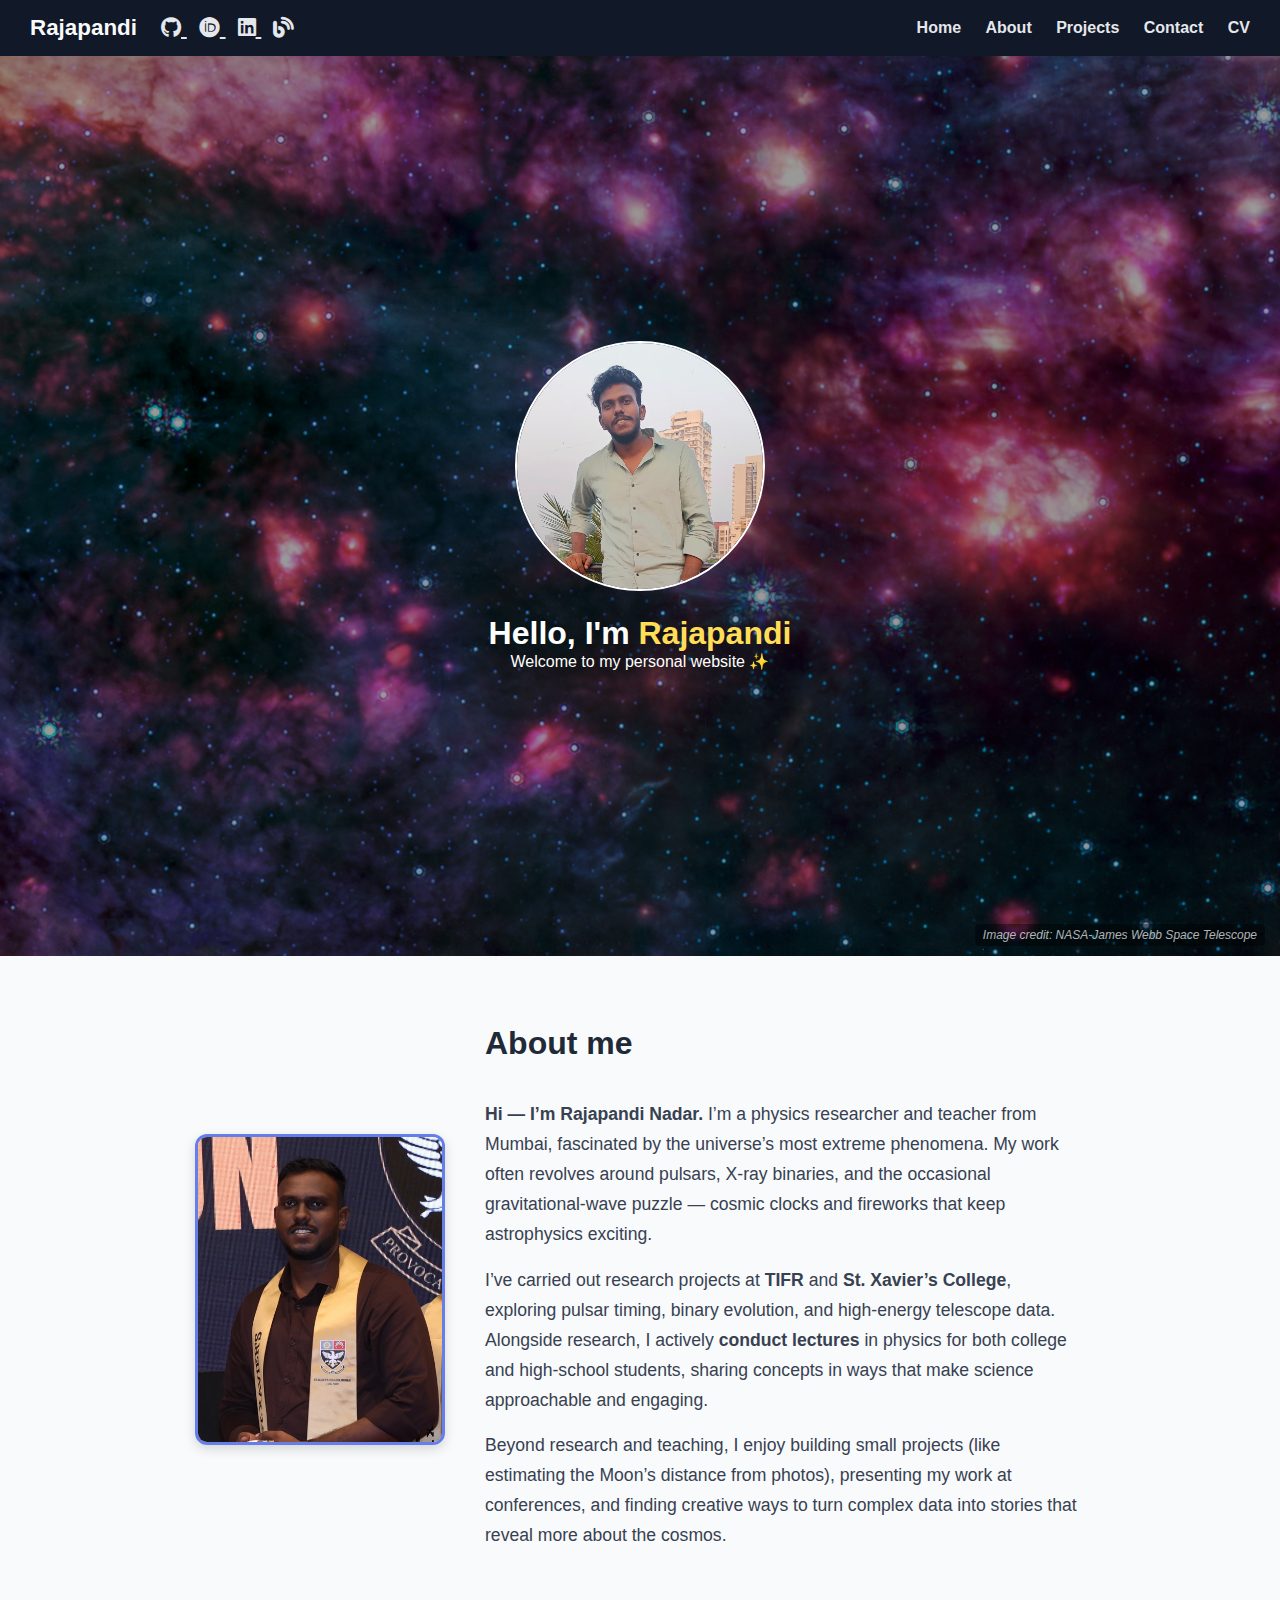
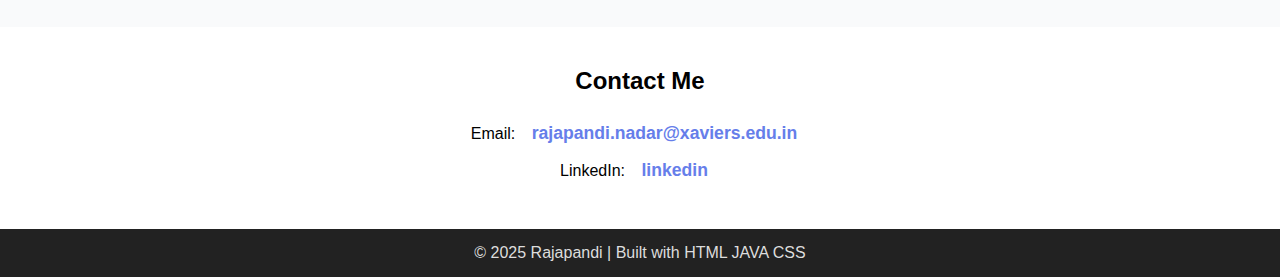
<file: index.html>
<!DOCTYPE html>
<html lang="en">
<link rel="stylesheet" href="https://cdnjs.cloudflare.com/ajax/libs/font-awesome/6.5.0/css/all.min.css">
<head>
  <meta charset="UTF-8">
  <meta name="viewport" content="width=device-width, initial-scale=1.0">
  <title>My Personal Website</title>
  <link rel="stylesheet" href="style.css">
</head>
<body>
  <!-- Header / Navbar -->
  <header>
    <nav class="navbar">
      <div class="logo">
        Rajapandi
        <span class="social-icons">
          <a href="https://github.com/rajas-code" target="_blank" aria-label="GitHub">
            <i class="fab fa-github"></i>
          </a>
          <a href="https://orcid.org/0009-0006-9067-1132" target="_blank" aria-label="ORCID">
            <i class="fab fa-orcid"></i>
          </a>
          <a href="https://www.linkedin.com/in/rajapandi-nadar" target="_blank" aria-label="LinkedIn">
            <i class="fab fa-linkedin"></i>
          </a>
          <a href="https://rajapandi01.blogspot.com/" target="_blank" aria-label="Blog">
            <i class="fas fa-blog"></i>
          </a>
        </span>
      </div>
      <ul class="nav-links">
        <li><a href="#home">Home</a></li>
        <li><a href="#about">About</a></li>
        <li><a href="projects.html">Projects</a></li>
        <li><a href="#contact">Contact</a></li>
        <li><a href="cv.pdf" target="_blank">CV</a></li>
      </ul>
    </nav>
  </header>

  <!-- Hero Section -->
  <section id="home" class="hero">
    <div class="hero-content">
      <img src="me1.jpeg" alt="My Photo" class="profile-img">
      <h1>Hello, I'm <span class="highlight">Rajapandi</span></h1>
      <p>Welcome to my personal website ✨</p>
    </div>
    <div class="image-credit">
  	Image credit: NASA-James Webb Space Telescope
     </div>
  </section>
  
  <section id="about">
   
    <div class="about-container">
      <div class="about-img">
        <img src="RAJE2671.JPG" alt="My Photo">
      </div>
     <div class="about-text">
     	      <h2>About me</h2>
<p><strong>Hi — I’m Rajapandi Nadar.</strong> I’m a physics researcher and teacher from Mumbai, fascinated by the universe’s most extreme phenomena. My work often revolves around pulsars, X-ray binaries, and the occasional gravitational-wave puzzle — cosmic clocks and fireworks that keep astrophysics exciting.</p>

<p>I’ve carried out research projects at <strong>TIFR</strong> and <strong>St. Xavier’s College</strong>, exploring pulsar timing, binary evolution, and high-energy telescope data. Alongside research, I actively <strong>conduct lectures</strong> in physics for both college and high-school students, sharing concepts in ways that make science approachable and engaging.</p>

<p>Beyond research and teaching, I enjoy building small projects (like estimating the Moon’s distance from photos), presenting my work at conferences, and finding creative ways to turn complex data into stories that reveal more about the cosmos.</p>
     </div>
    </div>
  </section>



<!-- Contact Section -->
<section id="contact">
  <h2>Contact Me</h2>
  <div class="contact-details">
    <p>Email: 
      <a href="mailto:rajapandi.nadar@xaviers.edu.in">rajapandi.nadar@xaviers.edu.in</a>
    </p>
    <p>LinkedIn: 
      <a href="https://www.linkedin.com/in/rajapandi-nadar" target="_blank">linkedin</a>
    </p>
  </div>
</section>

  <!-- Footer -->
  <footer>
    <p>© 2025 Rajapandi | Built with HTML JAVA CSS</p>
  </footer>
</body>
</html>
</file>
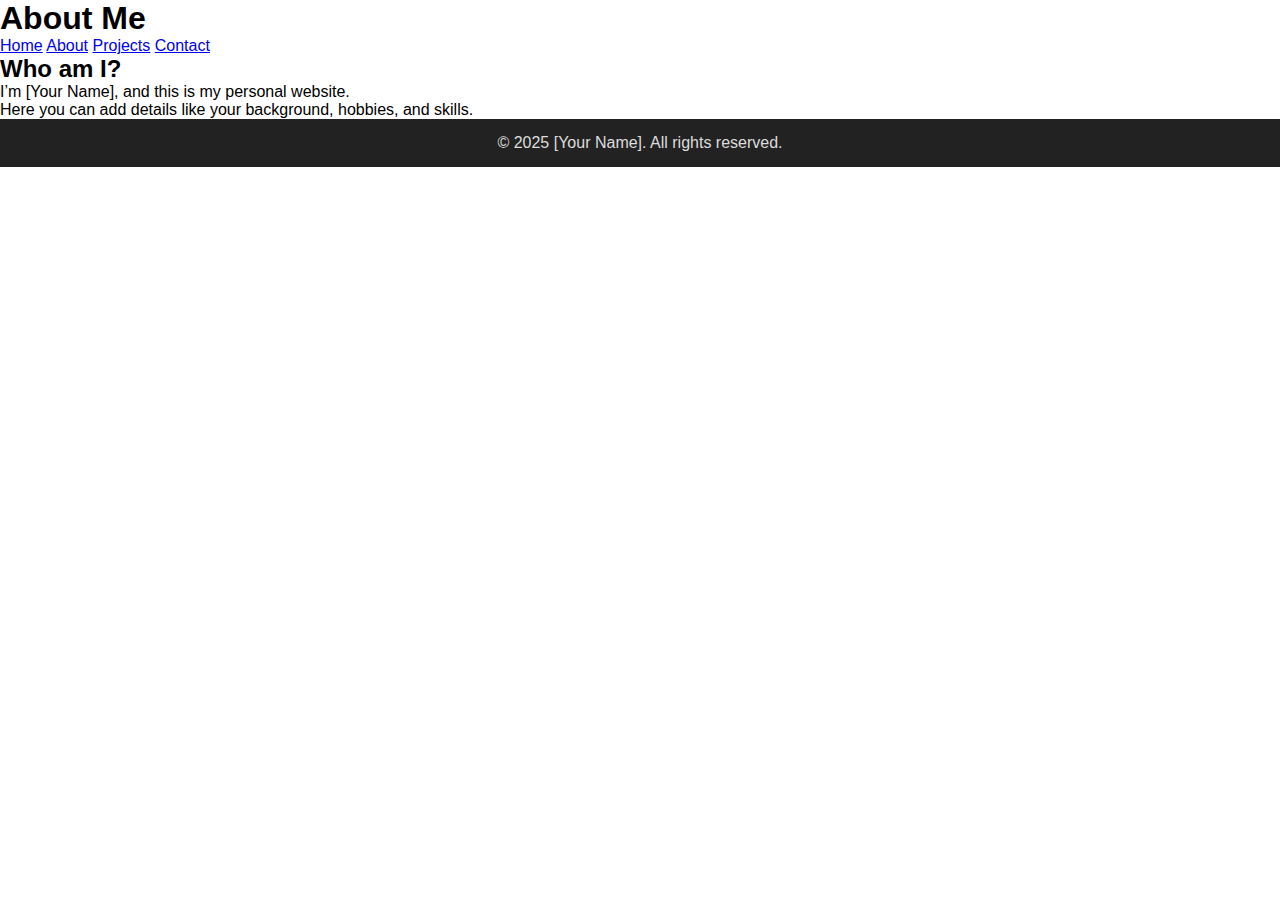
<file: about.html>
<!DOCTYPE html>
<html lang="en">
<head>
  <meta charset="UTF-8">
  <meta name="viewport" content="width=device-width, initial-scale=1.0">
  <title>About - My Website</title>
  <link rel="stylesheet" href="style.css">
</head>
<body>
  <header>
    <h1>About Me</h1>
    <nav>
      <a href="index.html">Home</a>
      <a href="about.html">About</a>
      <a href="projects.html">Projects</a>
      <a href="contact.html">Contact</a>
    </nav>
  </header>

  <main>
    <h2>Who am I?</h2>
    <p>I’m [Your Name], and this is my personal website.</p>
    <p>Here you can add details like your background, hobbies, and skills.</p>
  </main>

  <footer>
    <p>© 2025 [Your Name]. All rights reserved.</p>
  </footer>

  <script src="script.js"></script>
</body>
</html>
</file>
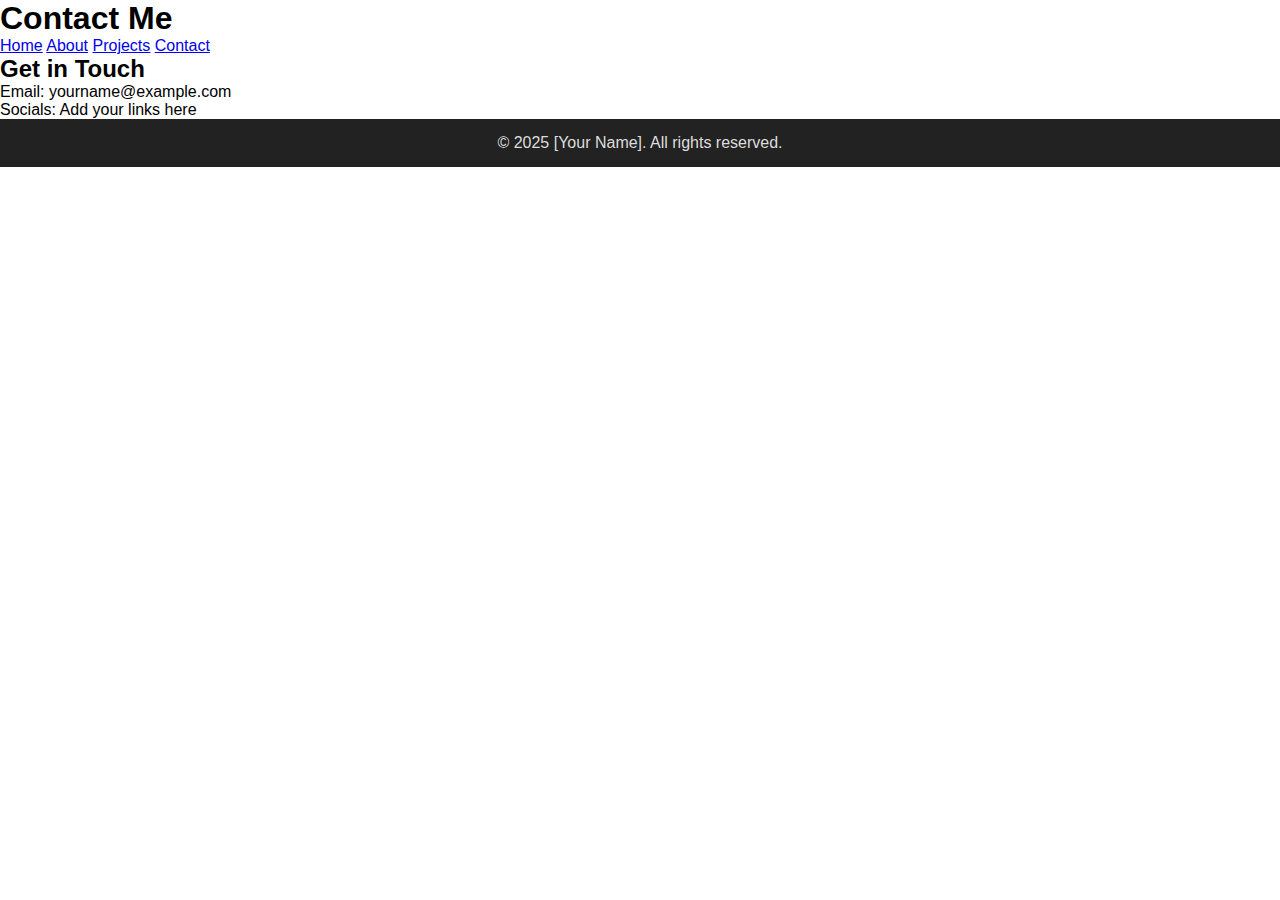
<file: contact.html>
<!DOCTYPE html>
<html lang="en">
<head>
  <meta charset="UTF-8">
  <meta name="viewport" content="width=device-width, initial-scale=1.0">
  <title>Contact - My Website</title>
  <link rel="stylesheet" href="style.css">
</head>
<body>
  <header>
    <h1>Contact Me</h1>
    <nav>
      <a href="index.html">Home</a>
      <a href="about.html">About</a>
      <a href="projects.html">Projects</a>
      <a href="contact.html">Contact</a>
    </nav>
  </header>

  <main>
    <h2>Get in Touch</h2>
    <p>Email: yourname@example.com</p>
    <p>Socials: Add your links here</p>
  </main>

  <footer>
    <p>© 2025 [Your Name]. All rights reserved.</p>
  </footer>

  <script src="script.js"></script>
</body>
</html>
</file>
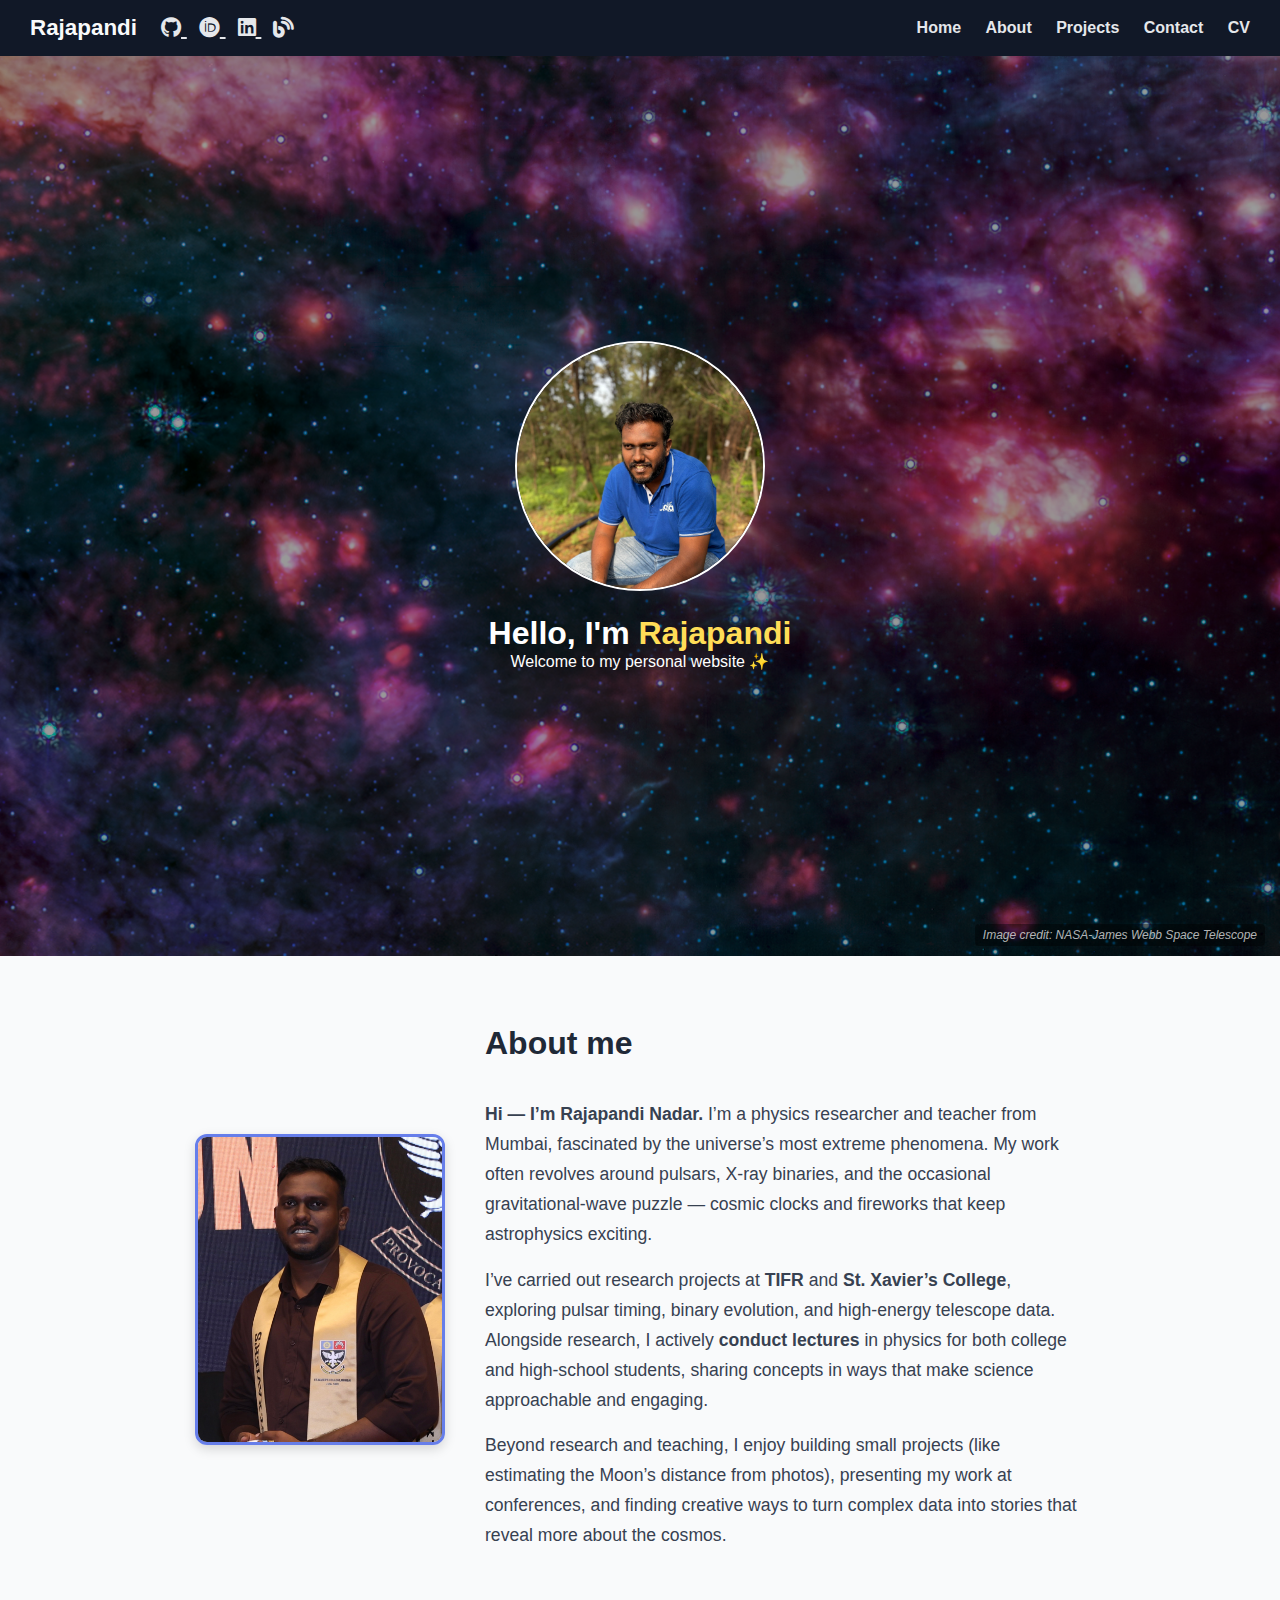
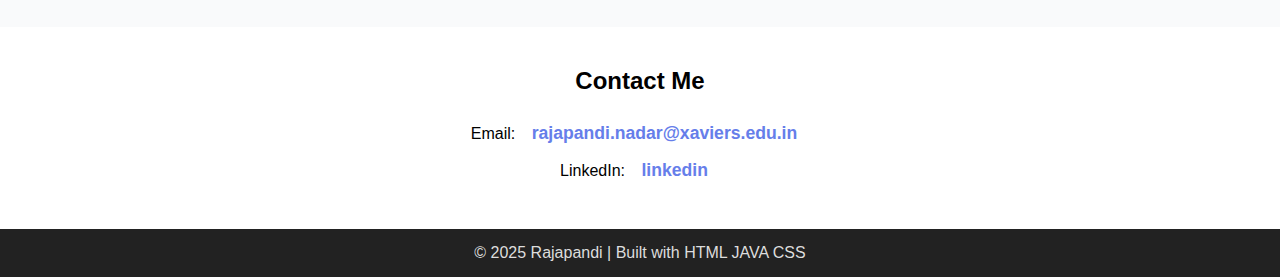
<file: index (1).html>
<!DOCTYPE html>
<html lang="en">
<link rel="stylesheet" href="https://cdnjs.cloudflare.com/ajax/libs/font-awesome/6.5.0/css/all.min.css">
<head>
  <meta charset="UTF-8">
  <meta name="viewport" content="width=device-width, initial-scale=1.0">
  <title>My Personal Website</title>
  <link rel="stylesheet" href="style.css">
</head>
<body>
  <!-- Header / Navbar -->
  <header>
    <nav class="navbar">
      <div class="logo">
        Rajapandi
        <span class="social-icons">
          <a href="https://github.com/rajas-code" target="_blank" aria-label="GitHub">
            <i class="fab fa-github"></i>
          </a>
          <a href="https://orcid.org/0009-0006-9067-1132" target="_blank" aria-label="ORCID">
            <i class="fab fa-orcid"></i>
          </a>
          <a href="https://www.linkedin.com/in/rajapandi-nadar" target="_blank" aria-label="LinkedIn">
            <i class="fab fa-linkedin"></i>
          </a>
          <a href="https://rajapandi01.blogspot.com/" target="_blank" aria-label="Blog">
            <i class="fas fa-blog"></i>
          </a>
        </span>
      </div>
      <ul class="nav-links">
        <li><a href="#home">Home</a></li>
        <li><a href="#about">About</a></li>
        <li><a href="projects.html">Projects</a></li>
        <li><a href="#contact">Contact</a></li>
        <li><a href="cv.pdf" target="_blank">CV</a></li>
      </ul>
    </nav>
  </header>

  <!-- Hero Section -->
  <section id="home" class="hero">
    <div class="hero-content">
      <img src="me.jpeg" alt="My Photo" class="profile-img">
      <h1>Hello, I'm <span class="highlight">Rajapandi</span></h1>
      <p>Welcome to my personal website ✨</p>
    </div>
    <div class="image-credit">
  	Image credit: NASA-James Webb Space Telescope
     </div>
  </section>
  
  <section id="about">
   
    <div class="about-container">
      <div class="about-img">
        <img src="RAJE2671.JPG" alt="My Photo">
      </div>
     <div class="about-text">
     	      <h2>About me</h2>
<p><strong>Hi — I’m Rajapandi Nadar.</strong> I’m a physics researcher and teacher from Mumbai, fascinated by the universe’s most extreme phenomena. My work often revolves around pulsars, X-ray binaries, and the occasional gravitational-wave puzzle — cosmic clocks and fireworks that keep astrophysics exciting.</p>

<p>I’ve carried out research projects at <strong>TIFR</strong> and <strong>St. Xavier’s College</strong>, exploring pulsar timing, binary evolution, and high-energy telescope data. Alongside research, I actively <strong>conduct lectures</strong> in physics for both college and high-school students, sharing concepts in ways that make science approachable and engaging.</p>

<p>Beyond research and teaching, I enjoy building small projects (like estimating the Moon’s distance from photos), presenting my work at conferences, and finding creative ways to turn complex data into stories that reveal more about the cosmos.</p>
     </div>
    </div>
  </section>



<!-- Contact Section -->
<section id="contact">
  <h2>Contact Me</h2>
  <div class="contact-details">
    <p>Email: 
      <a href="mailto:rajapandi.nadar@xaviers.edu.in">rajapandi.nadar@xaviers.edu.in</a>
    </p>
    <p>LinkedIn: 
      <a href="https://www.linkedin.com/in/rajapandi-nadar" target="_blank">linkedin</a>
    </p>
  </div>
</section>

  <!-- Footer -->
  <footer>
    <p>© 2025 Rajapandi | Built with HTML JAVA CSS</p>
  </footer>
</body>
</html>
</file>
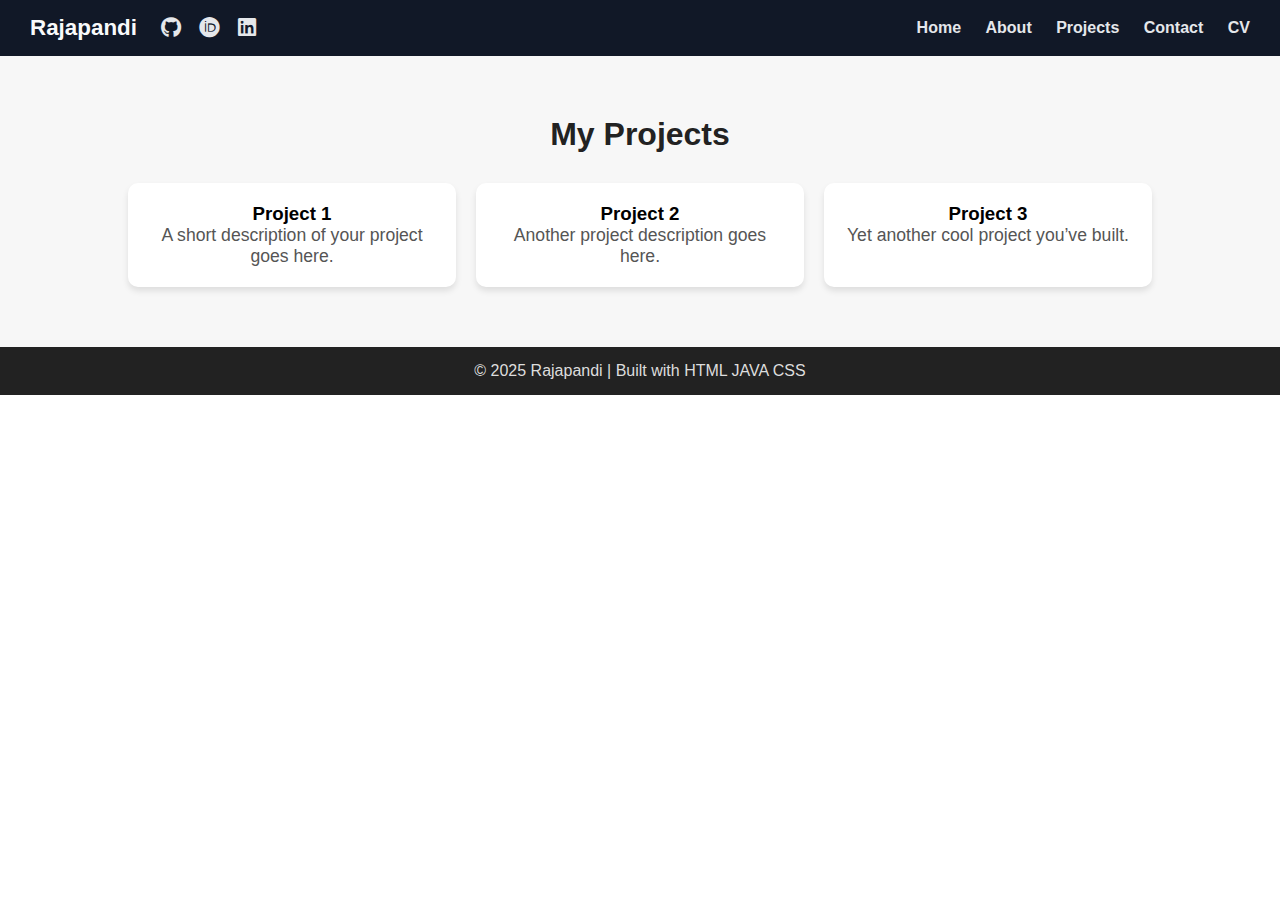
<file: project.html>
<!DOCTYPE html>
<html lang="en">
<head>
  <meta charset="UTF-8">
  <meta name="viewport" content="width=device-width, initial-scale=1.0">
  <title>Projects — Rajapandi</title>
  <link rel="stylesheet" href="style.css">
  <link rel="stylesheet" href="https://cdnjs.cloudflare.com/ajax/libs/font-awesome/6.5.0/css/all.min.css">
</head>
<body>
  <!-- Header / Navbar -->
  <header>
    <nav class="navbar">
      <div class="logo">
        Rajapandi
        <span class="social-icons">
          <a href="https://github.com/rajas-code" target="_blank" aria-label="GitHub"><i class="fab fa-github"></i></a>
          <a href="https://orcid.org/0009-0006-9067-1132" target="_blank" aria-label="ORCID"><i class="fab fa-orcid"></i></a>
          <a href="https://www.linkedin.com/in/rajapandi-nadar" target="_blank" aria-label="LinkedIn"><i class="fab fa-linkedin"></i></a>
        </span>
      </div>
      <ul class="nav-links">
        <li><a href="index.html#home">Home</a></li>
        <li><a href="index.html#about">About</a></li>
        <li><a href="projects.html" aria-current="page">Projects</a></li>
        <li><a href="index.html#contact">Contact</a></li>
        <li><a href="cv.pdf" target="_blank">CV</a></li>
      </ul>
    </nav>
  </header>

  <!-- Projects Section -->
  <section id="projects" class="section alt-bg">
    <h2>My Projects</h2>
    <div class="projects-grid">
      <div class="project-card">
        <h3>Project 1</h3>
        <p>A short description of your project goes here.</p>
      </div>
      <div class="project-card">
        <h3>Project 2</h3>
        <p>Another project description goes here.</p>
      </div>
      <div class="project-card">
        <h3>Project 3</h3>
        <p>Yet another cool project you’ve built.</p>
      </div>
    </div>
  </section>

  <!-- Footer -->
  <footer>
    <p>© 2025 Rajapandi | Built with HTML JAVA CSS</p>
  </footer>
</body>
</html>
</file>
<file: style.css>
/* Reset default margins */
* {
  margin: 0;
  padding: 0;
  box-sizing: border-box;
  font-family: "Segoe UI", Arial, sans-serif;
}

/* Navbar background */
.navbar {
  background: #111827;      /* dark navy/black */
  padding: 15px 30px;
  display: flex;
  justify-content: space-between;
  align-items: center;
}

/* Logo (your name) */
.logo {
  font-weight: 700;
  font-size: 1.4rem;
  color: #f9fafb;           /* light text for dark background */
  display: flex;
  align-items: center;
  gap: 12px;
}

/* Social icons */
.social-icons a {
  margin-left: 12px;
  color: #e5e7eb;           /* light gray icons */
  font-size: 1.3rem;
  transition: color 0.3s ease;
}

.social-icons a:hover {
  color: #60a5fa;           /* light blue hover */
}

/* Navigation links */
.nav-links li {
  display: inline-block;
  margin-left: 20px;
}

.nav-links a {
  color: #e5e7eb;           /* light link text */
  text-decoration: none;
  font-weight: 600;
  transition: color 0.3s ease;
}

.nav-links a:hover {
  color: #60a5fa;           /* hover blue */
}


/* Hero Section */
.hero {
  height: 100vh;
  background: url("background.jpg") no-repeat center center/cover; /* full background image */
  color: white;
  display: flex;
  flex-direction: column;
  justify-content: center;
  align-items: center;
  text-align: center;
  padding: 20px;
  position: relative;
}

.hero::before {
  content: "";
  position: absolute;
  top: 0;
  left: 0;
  right: 0;
  bottom: 0;
  background: rgba(0, 0, 0, 0.4); /* dark overlay for readability */
  z-index: 0;
}

.hero * {
  position: relative;
  z-index: 1; /* keeps text above overlay */
}

.hero-content {
  max-width: 600px;
}

.profile-img {
  width: 250px;
  height: 250px;
  border-radius: 50%;
  margin-bottom: 20px;
  border: 2px solid white;
  object-fit: cover;   /* prevents stretching */
  object-position: top ; /* centers the face */
}

.highlight {
  color: #ffdd57;
}

/* Sections */
.section {
  padding: 60px 10%;
  text-align: center;
}

.alt-bg {
  background: #f7f7f7;
}

.section h2 {
  font-size: 2rem;
  margin-bottom: 20px;
  color: #222;
}

.section p {
  font-size: 1.1rem;
  color: #555;
}

/* Projects Grid */
.projects-grid {
  display: grid;
  grid-template-columns: repeat(auto-fit, minmax(250px, 1fr));
  gap: 20px;
  margin-top: 30px;
}

.project-card {
  background: white;
  padding: 20px;
  border-radius: 10px;
  box-shadow: 0 4px 6px rgba(0,0,0,0.1);
  transition: transform 0.2s;
}

.project-card:hover {
  transform: translateY(-5px);
}

/* Contact Form */
.contact-form {
  max-width: 500px;
  margin: 20px auto 0;
  display: flex;
  flex-direction: column;
}

.contact-form input,
.contact-form textarea {
  margin: 10px 0;
  padding: 12px;
  border-radius: 6px;
  border: 1px solid #ccc;
  font-size: 1rem;
}

.contact-form button {
  padding: 12px;
  background: #00adb5;
  color: white;
  border: none;
  border-radius: 6px;
  font-size: 1rem;
  cursor: pointer;
  transition: background 0.3s;
}

.contact-form button:hover {
  background: #007a80;
}

/* Footer */
footer {
  background: #222;
  color: #ddd;
  text-align: center;
  padding: 15px;
}

.image-credit {
  position: absolute;
  bottom: 10px;
  right: 15px;
  font-size: 12px;
  color: rgba(255, 255, 255, 0.7);
  background: rgba(0, 0, 0, 0.4);
  padding: 4px 8px;
  border-radius: 4px;
  font-style: italic;
}

#contact {
  text-align: center;       /* center-align text */
  padding: 40px 20px;       /* breathing space */
}

#contact h2 {
  margin-bottom: 20px;
}

#contact a {
  display: inline-block;    /* allows spacing without full-width */
  margin: 8px 12px;
  color: #667eea;
  text-decoration: none;
  font-weight: bold;
  font-size: 1.1em;
  transition: color 0.3s ease;
}

#contact a:hover {
  color: #764ba2;           /* nice hover effect */
  text-decoration: underline;
}


/* About Section */
#about {
  padding: 60px 20px;
  background: #f9fafb;
  text-align: center; /* keeps the section title centered */
}

#about h2 {
  font-size: 2rem;
  margin-bottom: 30px;
  color: #1f2937;
}

.about-container {
  display: flex;
  flex-wrap: wrap;
  align-items: center;
  justify-content: center;
  gap: 40px;
  max-width: 1000px;
  margin: 0 auto;
}

.about-img img {
  width: 250px;
  height: auto;
  border-radius: 12px;
  border: 3px solid #667eea;
  box-shadow: 0px 4px 12px rgba(0,0,0,0.15);
}

.about-text {
  max-width: 600px;
  text-align: left;        /* ✅ left-align text for readability */
  font-size: 1.1rem;
  line-height: 1.7;        /* more breathing space between lines */
  color: #374151;          /* softer gray for easier reading */
}

.about-text p {
  margin-bottom: 16px;
}
}
</file>
